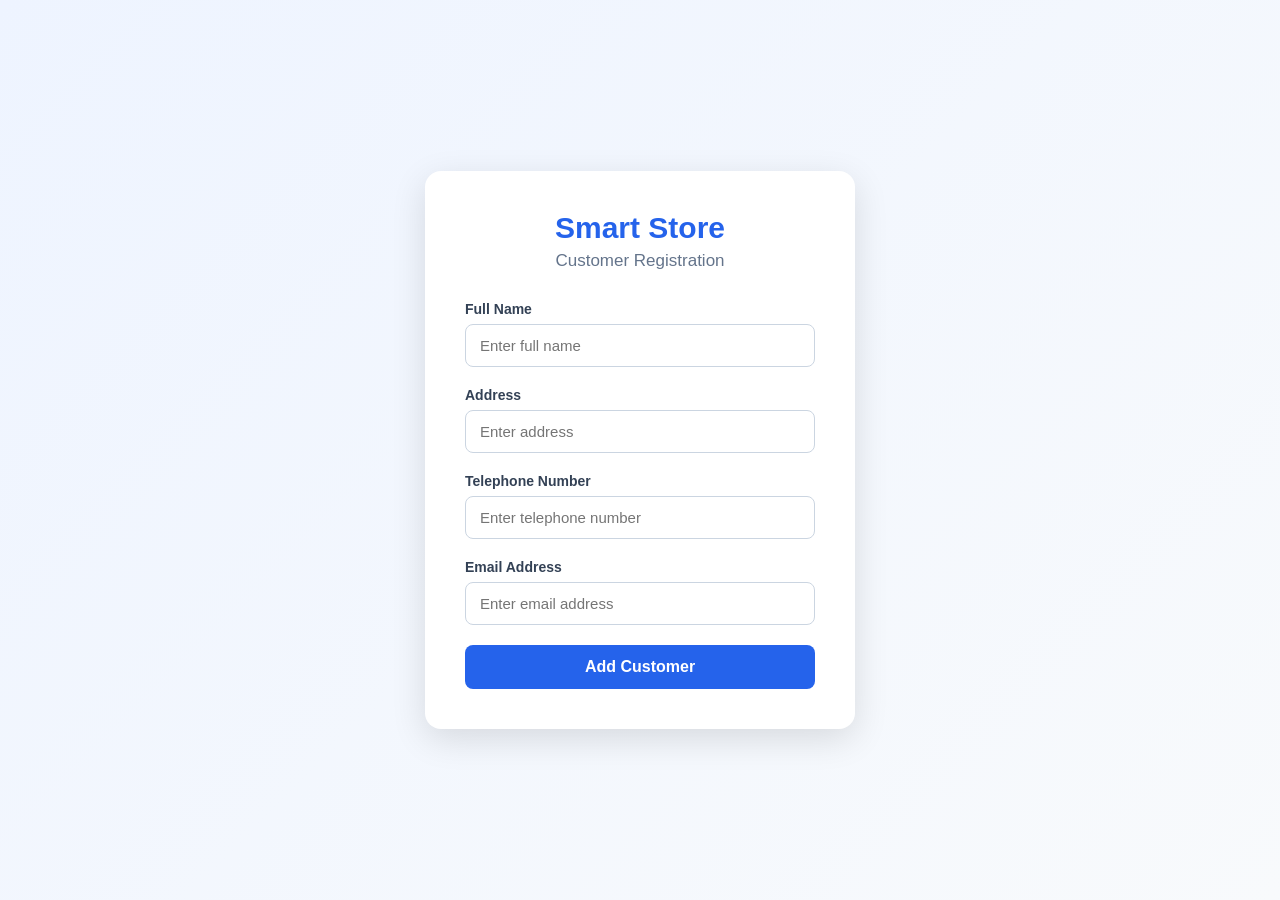
<file: frontend/index.html>
<!DOCTYPE html>
<html lang="en">

<head>
    <meta charset="UTF-8">
    <meta name="viewport" content="width=device-width, initial-scale=1.0">

    <title>Smart Store - Customer Registration</title>

    <link rel="stylesheet" href="style.css">
</head>

<body>

    <div class="container">

        <h1>Smart Store</h1>
        <h2>Customer Registration</h2>

        <form id="customerForm">

            <label for="name">Full Name</label>
            <input
                type="text"
                id="name"
                name="name"
                placeholder="Enter full name"
                required
            >

            <label for="address">Address</label>
            <input
                type="text"
                id="address"
                name="address"
                placeholder="Enter address"
                required
            >

            <label for="phone">Telephone Number</label>
            <input
                type="tel"
                id="phone"
                name="phone"
                placeholder="Enter telephone number"
                required
            >

            <label for="email">Email Address</label>
            <input
                type="email"
                id="email"
                name="email"
                placeholder="Enter email address"
                required
            >

            <button type="submit">Add Customer</button>

        </form>

        <p id="message"></p>

    </div>

    <script src="script.js"></script>

</body>

</html>
</file>
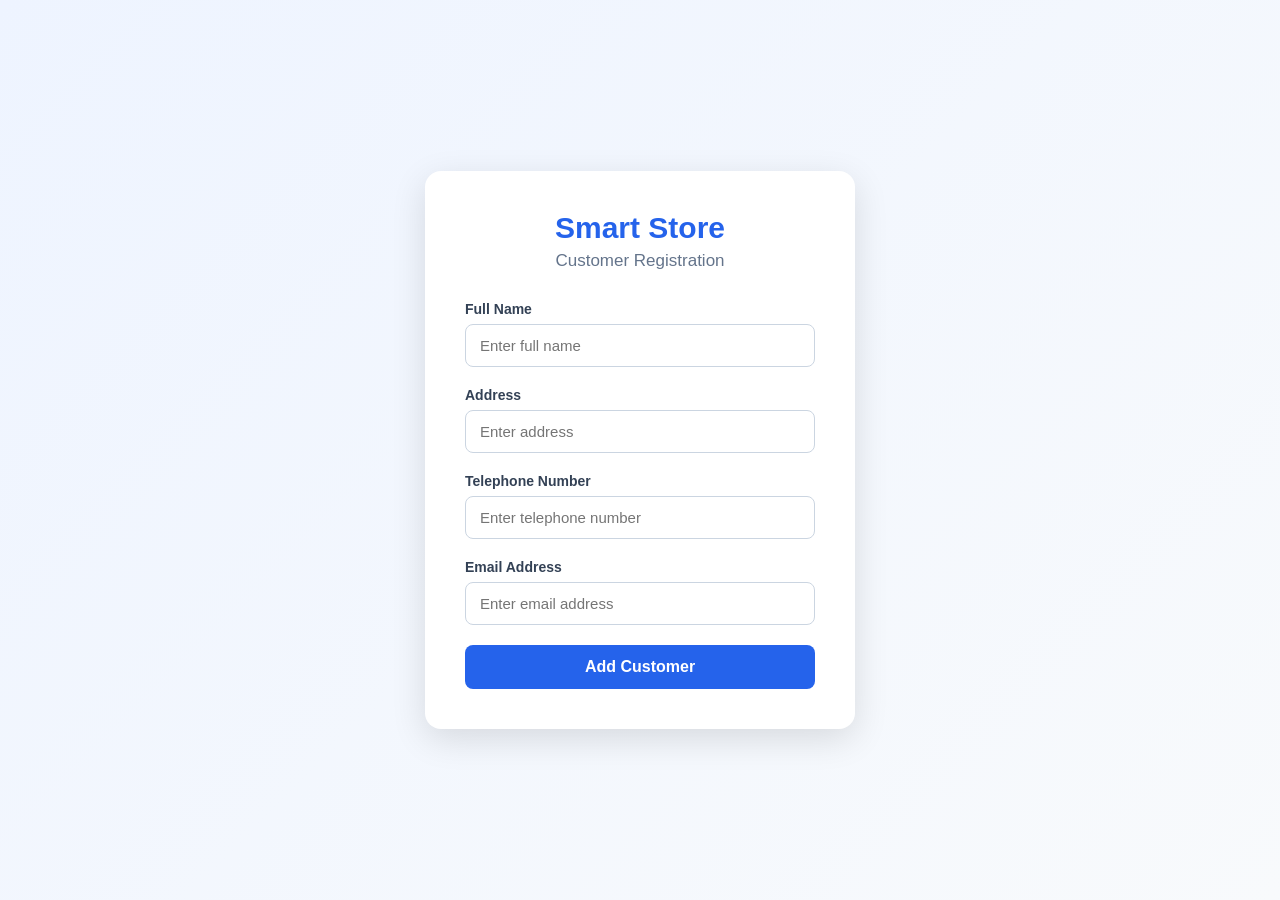
<file: Phase 1/frontend/index.html>
<!DOCTYPE html>
<html lang="en">

<head>
    <meta charset="UTF-8">
    <meta name="viewport" content="width=device-width, initial-scale=1.0">

    <title>Smart Store - Customer Registration</title>

    <link rel="stylesheet" href="style.css">
</head>

<body>

    <div class="container">

        <h1>Smart Store</h1>
        <h2>Customer Registration</h2>

        <!-- novalidate lets Flask handle validation -->
        <form id="customerForm" novalidate>

            <label for="name">Full Name</label>
            <input
                type="text"
                id="name"
                name="name"
                placeholder="Enter full name"
            >

            <label for="address">Address</label>
            <input
                type="text"
                id="address"
                name="address"
                placeholder="Enter address"
            >

            <label for="phone">Telephone Number</label>
            <input
                type="tel"
                id="phone"
                name="phone"
                placeholder="Enter telephone number"
            >

            <label for="email">Email Address</label>
            <input
                type="email"
                id="email"
                name="email"
                placeholder="Enter email address"
            >

            <button type="submit">Add Customer</button>

        </form>

        <p id="message" role="status" aria-live="polite"></p>

    </div>

    <script src="script.js"></script>

</body>

</html>
</file>
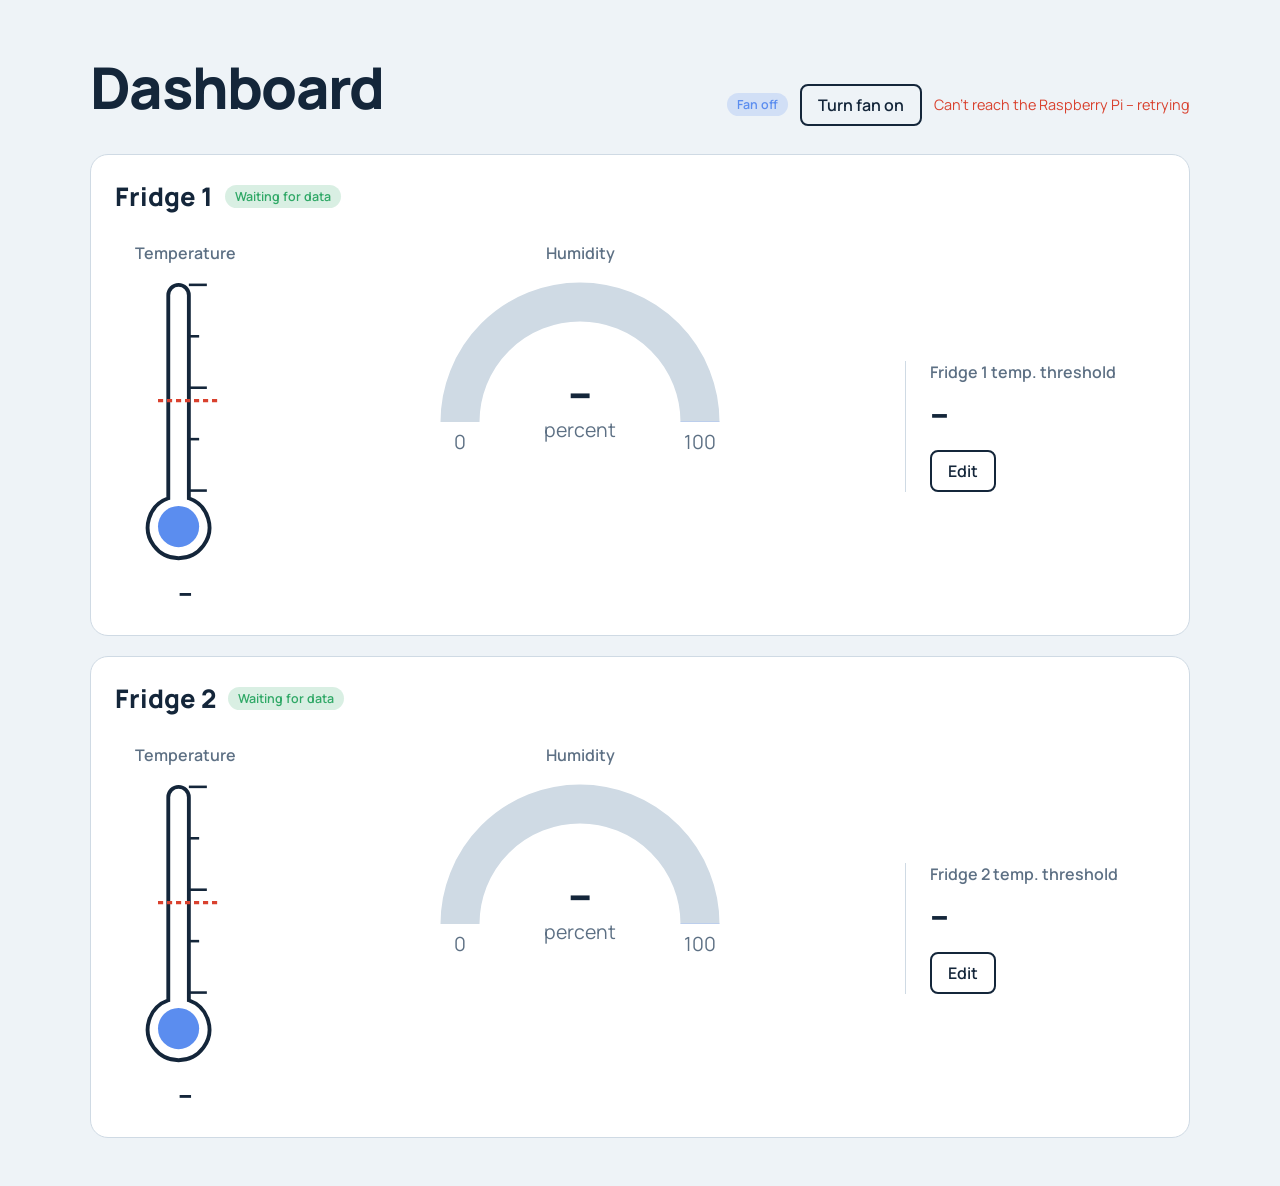
<file: Phase2/SmartStore_MQTT/frontend/index.html>
<!doctype html>
<html lang="en">
    <head>
        <meta charset="utf-8" />
        <meta name="viewport" content="width=device-width, initial-scale=1" />
        <title>Cold Room Dashboard</title>
        <link rel="preconnect" href="https://fonts.googleapis.com" />
        <link rel="preconnect" href="https://fonts.gstatic.com" crossorigin />
        <link href="https://fonts.googleapis.com/css2?family=Manrope:wght@400;600;800&display=swap" rel="stylesheet" />
        <link rel="stylesheet" href="style.css" />
    </head>
    <body>
        <header class="top">
            <h1>Dashboard</h1>
            <div class="bar">
                <span id="fanState" class="badge fan">Fan off</span
                ><button type="button" id="fanBtn">Turn fan on</button>
                <p id="status" class="status" role="status">Connecting…</p>
            </div>
        </header>
        <main id="fridges"></main>
        <div id="toasts" class="toasts" aria-live="assertive"></div>
        <script src="script.js"></script>
    </body>
</html>
</file>
<file: frontend/style.css>
* {
    box-sizing: border-box;
    margin: 0;
    padding: 0;
    font-family: Arial, sans-serif;
}

body {
    min-height: 100vh;
    background: linear-gradient(135deg, #eef4ff, #f8fafc);

    display: flex;
    justify-content: center;
    align-items: center;

    padding: 20px;
}

.container {
    background-color: white;
    width: 100%;
    max-width: 430px;

    padding: 40px;

    border-radius: 16px;

    box-shadow: 0 10px 35px rgba(0, 0, 0, 0.12);
}

h1 {
    text-align: center;
    color: #2563eb;

    font-size: 30px;
    margin-bottom: 6px;
}

h2 {
    text-align: center;
    color: #64748b;

    font-size: 17px;
    font-weight: normal;

    margin-bottom: 30px;
}

label {
    display: block;

    color: #334155;
    font-size: 14px;
    font-weight: bold;

    margin-bottom: 7px;
}

input {
    width: 100%;

    padding: 12px 14px;
    margin-bottom: 20px;

    border: 1px solid #cbd5e1;
    border-radius: 8px;

    font-size: 15px;

    transition: 0.2s;
}

input:hover {
    border-color: #94a3b8;
}

input:focus {
    outline: none;

    border-color: #2563eb;

    box-shadow: 0 0 0 3px rgba(37, 99, 235, 0.12);
}

button {
    width: 100%;

    padding: 13px;

    background-color: #2563eb;
    color: white;

    border: none;
    border-radius: 8px;

    font-size: 16px;
    font-weight: bold;

    cursor: pointer;

    transition: 0.2s;
}

button:hover {
    background-color: #1d4ed8;
    transform: translateY(-1px);
}

button:active {
    transform: translateY(0);
}

#message {
    display: none;

    margin-top: 20px;
    padding: 12px;

    border-radius: 8px;

    text-align: center;
    font-size: 14px;
    font-weight: bold;
}

@media (max-width: 500px) {

    .container {
        padding: 25px;
    }

    h1 {
        font-size: 26px;
    }
}
</file>
<file: Phase 1/frontend/style.css>
* {
    box-sizing: border-box;
    margin: 0;
    padding: 0;
    font-family: Arial, sans-serif;
}

body {
    min-height: 100vh;
    background: linear-gradient(135deg, #eef4ff, #f8fafc);

    display: flex;
    justify-content: center;
    align-items: center;

    padding: 20px;
}

.container {
    background-color: white;
    width: 100%;
    max-width: 430px;

    padding: 40px;

    border-radius: 16px;

    box-shadow: 0 10px 35px rgba(0, 0, 0, 0.12);
}

h1 {
    text-align: center;
    color: #2563eb;

    font-size: 30px;
    margin-bottom: 6px;
}

h2 {
    text-align: center;
    color: #64748b;

    font-size: 17px;
    font-weight: normal;

    margin-bottom: 30px;
}

label {
    display: block;

    color: #334155;
    font-size: 14px;
    font-weight: bold;

    margin-bottom: 7px;
}

input {
    width: 100%;

    padding: 12px 14px;
    margin-bottom: 20px;

    border: 1px solid #cbd5e1;
    border-radius: 8px;

    font-size: 15px;

    transition: 0.2s;
}

input:hover {
    border-color: #94a3b8;
}

input:focus {
    outline: none;

    border-color: #2563eb;

    box-shadow: 0 0 0 3px rgba(37, 99, 235, 0.12);
}

button {
    width: 100%;

    padding: 13px;

    background-color: #2563eb;
    color: white;

    border: none;
    border-radius: 8px;

    font-size: 16px;
    font-weight: bold;

    cursor: pointer;

    transition: 0.2s;
}

button:hover {
    background-color: #1d4ed8;
    transform: translateY(-1px);
}

button:active {
    transform: translateY(0);
}

#message {
    display: none;

    margin-top: 20px;
    padding: 12px;

    border-radius: 8px;

    text-align: center;
    font-size: 14px;
    font-weight: bold;
}

@media (max-width: 500px) {

    .container {
        padding: 25px;
    }

    h1 {
        font-size: 26px;
    }
}
</file>
<file: Phase2/SmartStore_MQTT/frontend/style.css>
:root{
     --bg:#eef3f7;
     --panel:#fff;
     --ink:#14263a;
     --muted:#5d7084;
     --line:#cfdae4;
     --ok:#2fa866;
     --hot:#d9412e;
     --cold:#5b8def;
     --water:#a9c4f5;
     --warn:#f2a900;
     color-scheme:light;
}
 @media (prefers-color-scheme:dark){
     :root:not([data-theme="light"]){
        --bg:#0e1823;
        --panel:#16263a;
        --ink:#e8f0f8;
        --muted:#93a6ba;
        --line:#2a4058;
        --water:#3e6bc4;
        color-scheme:dark
    }
}
 *{
    box-sizing:border-box
}
 body{
    margin:0;
    background:var(--bg);
    color:var(--ink);
    font-family:Manrope,system-ui,sans-serif;
    padding:clamp(16px,4vw,48px)
}
 .top{
    display:flex;
    align-items:baseline;
    justify-content:space-between;
    flex-wrap:wrap;
    gap:8px;
    max-width:1100px;
    margin:0 auto 28px
}
 h1{
    font-size:clamp(2.2rem,6vw,3.6rem);
    font-weight:800;
    letter-spacing:-.03em;
    margin:0
}
 .status{
    margin:0;
    color:var(--muted);
    font-size:.9rem
}
 .status.bad{
    color:var(--hot)
}
 main{
    max-width:1100px;
    margin:0 auto;
    display:grid;
    gap:20px
}
 .fridge{
    background:var(--panel);
    border:1px solid var(--line);
    border-radius:18px;
    padding:24px;
     display:grid;
    grid-template-columns:140px 1fr minmax(210px,260px);
    gap:28px;
    align-items:start
}
 .fridge.alert{
    border-color:var(--hot);
    box-shadow:0 0 0 3px color-mix(in srgb,var(--hot) 22%,transparent)
}
 .fridge h2{
    grid-column:1/-1;
    margin:0;
    font-size:1.6rem;
    font-weight:800;
    display:flex;
    gap:12px;
    align-items:center;
    flex-wrap:wrap
}
 .badge{
    font-size:.78rem;
    font-weight:600;
    padding:3px 10px;
    border-radius:99px;
    background:color-mix(in srgb,var(--ok) 18%,transparent);
    color:var(--ok)
}
 .badge.hot{
    background:color-mix(in srgb,var(--hot) 18%,transparent);
    color:var(--hot)
}
 .badge.fan{
    background:color-mix(in srgb,var(--cold) 20%,transparent);
    color:var(--cold)
}
 .gauge{
    text-align:center
}
 .gauge h3{
    margin:0 0 8px;
    font-size:1rem;
    font-weight:600;
    color:var(--muted)
}
 .thermo{
    width:90px;
    height:auto
}
 .thermo .tube{
    fill:none;
    stroke:var(--ink);
    stroke-width:3
}
 .thermo .tick{
    stroke:var(--ink);
    stroke-width:2
}
 .thermo .limit{
    stroke:var(--hot);
    stroke-width:2.5;
    stroke-dasharray:4 3
}
 .thermo .fill{
    transition:all .6s ease
}
 .reading{
    font-size:1.7rem;
    font-weight:800;
    margin-top:4px
}
 .arc{
    width:min(100%,300px);
    height:auto
}
 .arc path{
    fill:none;
    stroke-width:26
}
 .arc .track{
    stroke:var(--line)
}
 .arc .val{
    stroke:var(--water);
    transition:stroke-dashoffset .6s ease
}
 .arc text{
    fill:var(--ink);
    font-family:inherit
}
 .arc .num{
    font-size:30px;
    font-weight:800
}
 .arc .sub,.arc .end{
    font-size:13px;
    fill:var(--muted)
}
 .threshold{
    align-self:center;
    border-left:1px solid var(--line);
    padding-left:24px
}
 .threshold h3{
    margin:0 0 6px;
    font-size:1rem;
    font-weight:600;
    color:var(--muted)
}
 .threshold .big{
    font-size:2.2rem;
    font-weight:800;
    margin:0 0 12px
}
 .threshold form{
    display:flex;
    gap:8px;
    align-items:center;
    margin:0 0 12px;
    flex-wrap:wrap
}
 .threshold input{
    width:90px;
    font:inherit;
    font-size:1.2rem;
    padding:6px 10px;
    border:2px solid var(--ink);
    border-radius:8px;
    background:var(--panel);
    color:var(--ink)
}
 button{
    font:inherit;
    font-weight:600;
    cursor:pointer;
    padding:8px 16px;
    border:2px solid var(--ink);
    background:transparent;
    color:var(--ink);
    border-radius:8px
}
 button.primary{
    background:var(--ink);
    color:var(--bg)
}
 button:hover{
    opacity:.85
}
 :focus-visible{
    outline:3px solid var(--cold);
    outline-offset:2px
}
 .hidden{
    display:none!important
}
 .toasts{
    position:fixed;
    right:16px;
    bottom:16px;
    display:grid;
    gap:10px;
    max-width:min(380px,calc(100vw - 32px));
    z-index:10
}
 .toast{
    background:var(--ink);
    color:var(--bg);
    padding:14px 16px;
    border-radius:12px;
    border-left:6px solid var(--hot);
    animation:in .25s ease
}
 .toast.info{
    border-left-color:var(--ok)
}
 .toast b{
    display:block;
    margin-bottom:2px
}
 @keyframes in{
    from{
        transform:translateY(12px);
        opacity:0
    }
}
 @media (max-width:820px){
     .fridge{
        grid-template-columns:1fr 1fr
    }
     .threshold{
        grid-column:1/-1;
        border-left:0;
        border-top:1px solid var(--line);
        padding:18px 0 0
    }
}
 @media (max-width:480px){
    .fridge{
        grid-template-columns:1fr
    }
}
 @media (prefers-reduced-motion:reduce){
    *{
        transition:none!important;
        animation:none!important
    }
}
 .bar{
    display:flex;
    gap:12px;
    align-items:center;
    flex-wrap:wrap
}
 .badge.fan.off{
    background:var(--line);
    color:var(--muted)
}
</file>
